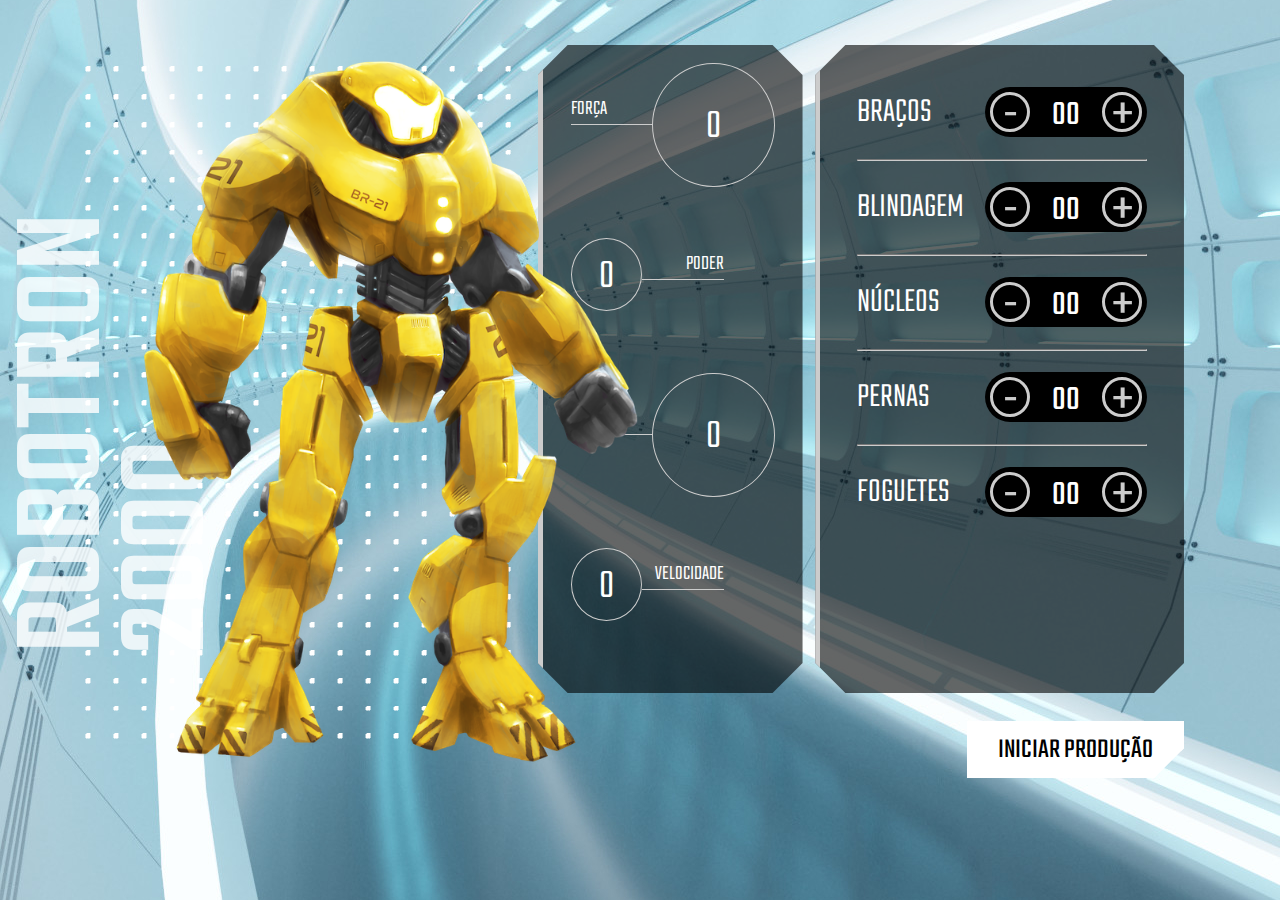
<file: index.html>
<!DOCTYPE html>
<html lang="pt-br">
<head>
    <meta charset="UTF-8">
    <meta http-equiv="X-UA-Compatible" content="IE=edge">
    <meta name="viewport" content="width=device-width, initial-scale=1.0">
    <link rel="shortcut icon" type="image/jpg" href="img/favicon.ico"/>
    <title>Robotron 2000</title>

    <link rel="stylesheet" href="css/style.css">
    <link rel="preconnect" href="https://fonts.googleapis.com">
    <link rel="preconnect" href="https://fonts.gstatic.com" crossorigin>
    <link href="https://fonts.googleapis.com/css2?family=Teko:wght@300;500&display=swap" rel="stylesheet"> 
</head>
<body>
    <main>
        <section class="robotron">
            <img class="robo" src="img/Robotron 2000 - Amarelo.png" alt="Robotron">
            <figcaption class="titulo">ROBOTRON <br>2000</figcaption>
        </section>

        <section class="box estatisticas">
            <div class="estatistica">
                <p class="estatistica-titulo">Força</p>
                <div class="estatistica-valor">
                    <p class="estatistica-numero" data-estatistica="forca">0</p>
                </div>
            </div>
            <div class="estatistica">
                <p class="estatistica-titulo">Poder</p>
                <div class="estatistica-valor">
                    <p class="estatistica-numero" data-estatistica="poder">0</p>
                </div>
            </div>
            <div class="estatistica">
                <p class="estatistica-titulo">Energia</p>
                <div class="estatistica-valor">
                    <p class="estatistica-numero" data-estatistica="energia">0</p>
                </div>
            </div>
            <div class="estatistica">
                <p class="estatistica-titulo">Velocidade</p>
                <div class="estatistica-valor">
                    <p class="estatistica-numero" data-estatistica="velocidade">0</p>
                </div>
            </div>
        </section>

        <section class="equipamentos">
            <form action="" class="montador">
                <div class="box montador-conteudo">
                    <div class="peca">
                        <label for="" class="peca-titulo">Braços</label>
                        <div class="controle">
                            <buttom class="controle-ajuste" data-controle="-" data-peca="bracos">-</buttom>
                            <input type="text" class="controle-contador" value="00" data-contador>
                            <buttom class="controle-ajuste" data-controle="+" data-peca="bracos">+</buttom>
                        </div>
                    </div>
                    <hr class="linha">
                    <div class="peca">
                        <label for="" class="peca-titulo">Blindagem</label>
                        <div class="controle">
                            <buttom class="controle-ajuste" data-controle="-" data-peca="blindagem">-</buttom>
                            <input type="text" class="controle-contador" value="00" data-contador>
                            <buttom class="controle-ajuste" data-controle="+" data-peca="blindagem">+</buttom>
                        </div>
                    </div>
                    <hr class="linha">
                    <div class="peca">
                        <label for="" class="peca-titulo">Núcleos</label>
                        <div class="controle">
                            <buttom class="controle-ajuste" data-controle="-" data-peca="nucleos">-</buttom>
                            <input type="text" class="controle-contador" value="00" data-contador>
                            <buttom class="controle-ajuste" data-controle="+" data-peca="nucleos">+</buttom>
                        </div>
                    </div>
                    <hr class="linha">
                    <div class="peca">
                        <label for="" class="peca-titulo">Pernas</label>
                        <div class="controle">
                            <buttom class="controle-ajuste" data-controle="-" data-peca="pernas">-</buttom>
                            <input type="text" class="controle-contador" value="00" data-contador>
                            <buttom class="controle-ajuste" data-controle="+" data-peca="pernas">+</buttom>
                        </div>
                    </div>
                    <hr class="linha">
                    <div class="peca">
                        <label for="" class="peca-titulo">Foguetes</label>
                        <div class="controle">
                            <buttom class="controle-ajuste" data-controle="-" data-peca="foguetes">-</buttom>
                            <input type="text" class="controle-contador" value="00" data-contador>
                            <buttom class="controle-ajuste" data-controle="+" data-peca="foguetes">+</buttom>
                        </div>
                    </div>
                </div>
                <input type="submit" value="Iniciar produção" class="producao" id="producao">
            </form>
        </section>
    </main>

    <script src="main.js"></script>
</body>
</html>
</file>
<file: css/style.css>
:root {
    --main-cinza: #CCCCCC;
    --main-branco: #FFFFFF;
    --main-preto: #000000;
}

* {
    box-sizing: border-box;
}

body {
    background: url(../img/fundo.jpg);
    background-position: center center;
    background-size: cover cover;
    padding: 0;
    margin: 0;
    font-weight: 300;
}

body, input {
    font-family: 'Teko', sans-serif;
}

main {
    width: 80vw;
    height: 80vh;
    margin: 10vh 8vw 10vh 12vw;
    display: flex;
    gap: 1vw;
}

.robotron {
    background: url(../img/estrutura.png) no-repeat;
    background-position: center center;
    margin: 0;
    flex-basis: 40%;
    position: relative;
}

.robo {
    height: 110%;
    z-index: 1;
    position: absolute;
    left: -20%;
    top: -5%;
}

.titulo {
    transform: rotate(180deg);
    font-weight: 500;
    font-size: 130px;
    position: absolute;
    bottom: 7rem;
    left: -3rem;
    line-height: 0.8;
    writing-mode: vertical-rl;
    text-orientation: mixed;
    color: rgba(255,255,255,0.8)
}

.box {
    background: rgba(0,0,0,0.6);
    clip-path: polygon(calc(100% - 30px) 0, 100% 30px, 100% calc(100% - 30px), calc(100% - 30px) 100%, 30px 100%, 0 calc(100% - 30px), 0 30px, 30px 0);
    border-left: 5px solid var(--main-cinza);
    height: 90%;
}

/****************************** Equipamentos *****/

.equipamentos {
    flex-basis: 32%;
}

.montador {
    height: 100%;;
}

.montador-conteudo {
    padding: 2em 10%;
}

.peca {
    padding: 1em 0;
}

.peca-titulo {
    color: var(--main-branco);
    text-transform: uppercase;
    font-size: 2.5em;
}

.controle {
    background: var(--main-preto);
    border-radius: 25px;
    float: right;
    display: inline-flex;
    padding: 5px;
    align-items: center;
    align-self: flex-end;
}

.controle-contador {
    width: 40px;
    height: 35px;
    background: none;
    border: 0;
    margin: 0 1rem;
    color: var(--main-branco);
    text-align: center;
    font-size: 2.5em;
    display: inline-flex;
    align-items: center;
    padding-top: 8px;
}

.controle-ajuste {
    display: inline-block;
    width: 40px;
    height: 40px;
    line-height: 44px;
    border-radius: 50%;
    color: var(--main-cinza);
    font-size: 4em;
    background: var(--main-preto);
    text-align: center;
    border: 3px solid var(--main-cinza);
    cursor: pointer;
}

.linha {
    border-color: var(--main-cinza);
}

.producao {
    margin-top: 1em;
    font-size: 2em;
    text-transform: uppercase;
    padding: 0.2em 1em;
    float: right;
    border: 3px solid var(--main-branco);
    background: var(--main-branco);
    clip-path: polygon(100% 0, 100% calc(100% - 30px), calc(100% - 30px) 100%, 0 100%, 0 0);
    cursor: pointer;
}

.producao:hover {
    background: var(--main-preto);
    color: var(--main-branco)
}



/****************************** Estatísticas *****/
.estatisticas {
    flex-basis: 23%;
    padding: 2em 2em 0;
}

.estatistica {
    color: var(--main-branco);
    display: flex;
    align-items: flex-start;
    height: 25%;
}

.estatistica-titulo {
    font-size: 1.5em;
    border-bottom: 1px solid var(--main-cinza);
    flex-basis: 40%;
    text-transform: uppercase;
    order: 1
}

.estatistica-valor {
    flex-basis: 60%;
    position: relative;
    margin: 10px 0 0;
    order: 2;
    margin: -10px 0 0;
}

.estatistica-valor::after {
    content: "";
    display: block;
    padding-bottom: 100%;
    border: 1px solid var(--main-cinza);
    border-radius: 50%;
}

.estatistica-numero {
    position: absolute;
    top: 50%;
    transform: translateY(-46%);
    width: 100%;
    line-height: 100%;
    text-align: center;
    font-size: 3em;
    margin: 0;
}

.estatistica:nth-child(2n) .estatistica-titulo {
    order: 2;
    text-align: right;
}

.estatistica:nth-child(2n) .estatistica-valor {
    order: 1;
    flex-basis: 35%;
    margin: 10px 0 0;
}

@media screen and (max-width: 1600px) {
    body { 
        font-size: 14px;
    }
    main {
        width: 90vw;
        height: 80vh;
        margin: 5vh auto;
    }
}

@media screen and (max-width: 1200px) {
    body { 
        font-size: 13px;
    }

    main {
        width: 96vw;
        height: 80vh;
        margin: 10vh auto;
    }
}
</file>
